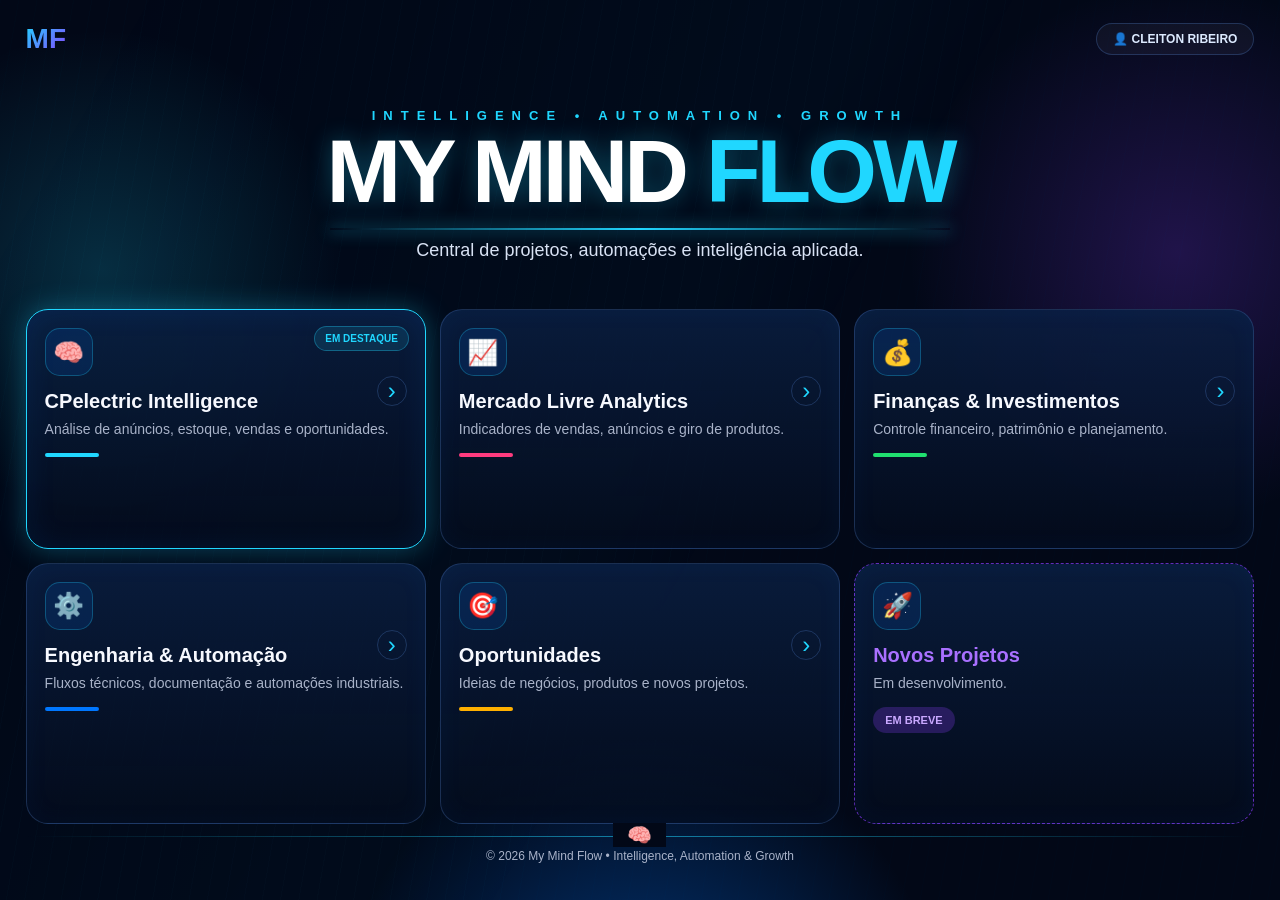
<file: index.html>
<!DOCTYPE html>
<html lang="pt-BR">
<head>
  <meta charset="UTF-8" />
  <meta name="viewport" content="width=device-width, initial-scale=1.0" />
  <title>My Mind Flow</title>
  <link rel="stylesheet" href="style.css" />
</head>
<body>
  <main class="page">
    <header class="topbar">
      <div class="mini-logo">MF</div>
      <div class="user-pill">👤 CLEITON RIBEIRO</div>
    </header>

    <section class="hero">
      <p class="tag">INTELLIGENCE • AUTOMATION • GROWTH</p>
      <h1><span>MY MIND</span> FLOW</h1>
      <div class="glow-line"></div>
      <p class="subtitle">Central de projetos, automações e inteligência aplicada.</p>
    </section>

    <section class="cards">
      <a class="card active" href="/cpelectric">
        <div class="icon">🧠</div>
        <div class="badge">EM DESTAQUE</div>
        <div class="arrow">›</div>
        <h2>CPelectric Intelligence</h2>
        <p>Análise de anúncios, estoque, vendas e oportunidades.</p>
        <div class="bar cyan"></div>
      </a>

      <a class="card" href="#">
        <div class="icon">📈</div>
        <div class="arrow">›</div>
        <h2>Mercado Livre Analytics</h2>
        <p>Indicadores de vendas, anúncios e giro de produtos.</p>
        <div class="bar pink"></div>
      </a>

<a class="card" href="/financas">
    <div class="icon">💰</div>
    <div class="arrow">›</div>
    <h2>Finanças & Investimentos</h2>
    <p>Controle financeiro, patrimônio e planejamento.</p>
    <div class="bar green"></div>
</a>

      <a class="card" href="#">
        <div class="icon">⚙️</div>
        <div class="arrow">›</div>
        <h2>Engenharia & Automação</h2>
        <p>Fluxos técnicos, documentação e automações industriais.</p>
        <div class="bar blue"></div>
      </a>

      <a class="card" href="#">
        <div class="icon">🎯</div>
        <div class="arrow">›</div>
        <h2>Oportunidades</h2>
        <p>Ideias de negócios, produtos e novos projetos.</p>
        <div class="bar yellow"></div>
      </a>

      <a class="card future" href="#">
        <div class="icon">🚀</div>
        <h2>Novos Projetos</h2>
        <p>Em desenvolvimento.</p>
        <span class="soon">EM BREVE</span>
      </a>
    </section>

    <footer>
      <div class="footer-line"></div>
      <div class="brain">🧠</div>
      <p>© 2026 My Mind Flow • Intelligence, Automation & Growth</p>
    </footer>
  </main>
</body>
</html>
</file>
<file: style.css>
:root {
  --bg: #020817;
  --panel: rgba(8, 22, 48, 0.78);
  --border: rgba(71, 112, 180, 0.35);
  --text: #f7f9ff;
  --muted: #a9b3c9;
  --cyan: #20d7ff;
  --blue: #0077ff;
  --purple: #8b3cff;
  --green: #20e070;
  --pink: #ff3b7f;
  --yellow: #ffb000;
}

* {
  box-sizing: border-box;
}

html,
body {
  margin: 0;
  width: 100%;
  min-height: 100%;
  font-family: Arial, Helvetica, sans-serif;
  color: var(--text);
  background:
    radial-gradient(circle at 50% 115%, rgba(0, 119, 255, 0.42), transparent 25%),
    radial-gradient(circle at 8% 30%, rgba(32, 215, 255, 0.18), transparent 18%),
    radial-gradient(circle at 92% 28%, rgba(139, 60, 255, 0.22), transparent 20%),
    #020817;
  overflow: hidden;
}

body::before {
  content: "";
  position: fixed;
  inset: 0;
  background:
    linear-gradient(120deg, transparent 0%, rgba(32,215,255,.10) 48%, transparent 58%),
    repeating-linear-gradient(100deg, rgba(32,215,255,.06) 0 1px, transparent 1px 18px);
  opacity: .22;
  pointer-events: none;
}

.page {
  width: min(1420px, 96%);
  height: 100vh;
  margin: 0 auto;
  padding: 18px 0 16px;
  display: grid;
  grid-template-rows: auto 25vh 1fr auto;
  gap: 12px;
  position: relative;
}

.topbar {
  display: flex;
  justify-content: space-between;
  align-items: center;
  height: 42px;
}

.mini-logo {
  font-size: 28px;
  font-weight: 900;
  background: linear-gradient(135deg, var(--cyan), var(--purple));
  -webkit-background-clip: text;
  color: transparent;
}

.user-pill {
  border: 1px solid var(--border);
  border-radius: 999px;
  padding: 8px 16px;
  color: #dceaff;
  background: rgba(255,255,255,.04);
  font-weight: 700;
  font-size: 12px;
}

.hero {
  text-align: center;
  align-self: center;
  display: flex;
  flex-direction: column;
  justify-content: center;
}

.tag {
  color: var(--cyan);
  letter-spacing: 8px;
  font-weight: 800;
  font-size: 13px;
  margin: 0;
}

h1 {
  font-size: clamp(50px, 7vw, 105px);
  line-height: .86;
  margin: 10px 0 8px;
  letter-spacing: -4px;
  text-shadow: 0 0 24px rgba(32, 215, 255, .32);
  color: var(--cyan);
}

h1 span {
  color: white;
}

.glow-line {
  width: min(620px, 72%);
  height: 2px;
  margin: 10px auto;
  background: linear-gradient(90deg, transparent, var(--cyan), transparent);
  box-shadow: 0 0 16px var(--cyan);
}

.subtitle {
  color: #d8e2f4;
  font-size: 18px;
  margin: 0;
}

.cards {
  display: grid;
  grid-template-columns: repeat(3, 1fr);
  gap: 14px;
  align-content: stretch;
  min-height: 0;
}

.card {
  position: relative;
  min-height: 0;
  text-decoration: none;
  color: var(--text);
  padding: 18px;
  border-radius: 22px;
  background: linear-gradient(180deg, rgba(10,30,64,.88), rgba(4,12,28,.78));
  border: 1px solid var(--border);
  box-shadow: inset 0 0 26px rgba(0, 119, 255, .05);
  overflow: hidden;
  transition: .22s ease;
}

.card:hover {
  transform: translateY(-4px);
  border-color: var(--cyan);
  box-shadow: 0 0 28px rgba(32, 215, 255, .18);
}

.card.active {
  border-color: var(--cyan);
  box-shadow:
    0 0 28px rgba(32, 215, 255, .30),
    inset 0 0 30px rgba(0, 119, 255, .10);
}

.icon {
  width: 48px;
  height: 48px;
  border-radius: 15px;
  display: grid;
  place-items: center;
  font-size: 25px;
  background: rgba(0, 119, 255, .12);
  border: 1px solid rgba(32, 215, 255, .28);
  margin-bottom: 14px;
}

.badge {
  position: absolute;
  top: 16px;
  right: 16px;
  color: var(--cyan);
  background: rgba(32, 215, 255, .12);
  border: 1px solid rgba(32, 215, 255, .32);
  border-radius: 999px;
  padding: 6px 10px;
  font-size: 10px;
  font-weight: 800;
}

.arrow {
  position: absolute;
  right: 18px;
  top: 66px;
  width: 30px;
  height: 30px;
  display: grid;
  place-items: center;
  border: 1px solid var(--border);
  border-radius: 50%;
  font-size: 24px;
  color: var(--cyan);
}

.card h2 {
  margin: 0 0 8px;
  font-size: 20px;
  line-height: 1.12;
}

.card p {
  margin: 0;
  color: var(--muted);
  line-height: 1.35;
  font-size: 14px;
}

.bar {
  width: 54px;
  height: 4px;
  border-radius: 99px;
  margin-top: 14px;
}

.cyan { background: var(--cyan); }
.blue { background: var(--blue); }
.green { background: var(--green); }
.pink { background: var(--pink); }
.yellow { background: var(--yellow); }

.future {
  border-style: dashed;
  border-color: rgba(139, 60, 255, .7);
}

.future h2 {
  color: #a970ff;
}

.soon {
  display: inline-block;
  margin-top: 14px;
  padding: 7px 12px;
  border-radius: 999px;
  background: rgba(139, 60, 255, .25);
  color: #c9a8ff;
  font-weight: 800;
  font-size: 11px;
}

footer {
  text-align: center;
  color: var(--muted);
  height: 48px;
  position: relative;
}

.footer-line {
  height: 1px;
  width: 100%;
  background: linear-gradient(90deg, transparent, rgba(32,215,255,.55), transparent);
  margin-bottom: 4px;
}

.brain {
  display: inline-block;
  background: #020817;
  padding: 0 14px;
  font-size: 20px;
  transform: translateY(-18px);
}

footer p {
  margin: -16px 0 0;
  font-size: 12px;
}

@media (max-width: 980px) {
  html,
  body {
    overflow-y: auto;
  }

  .page {
    height: auto;
    min-height: 100vh;
    grid-template-rows: auto auto auto auto;
  }

  .cards {
    grid-template-columns: repeat(2, 1fr);
  }
}

@media (max-width: 680px) {
  .cards {
    grid-template-columns: 1fr;
  }

  .topbar {
    flex-direction: column;
    gap: 10px;
    height: auto;
  }

  h1 {
    font-size: 58px;
    letter-spacing: -2px;
  }

  .tag {
    letter-spacing: 4px;
    font-size: 12px;
  }

  .subtitle {
    font-size: 17px;
  }
}
</file>
